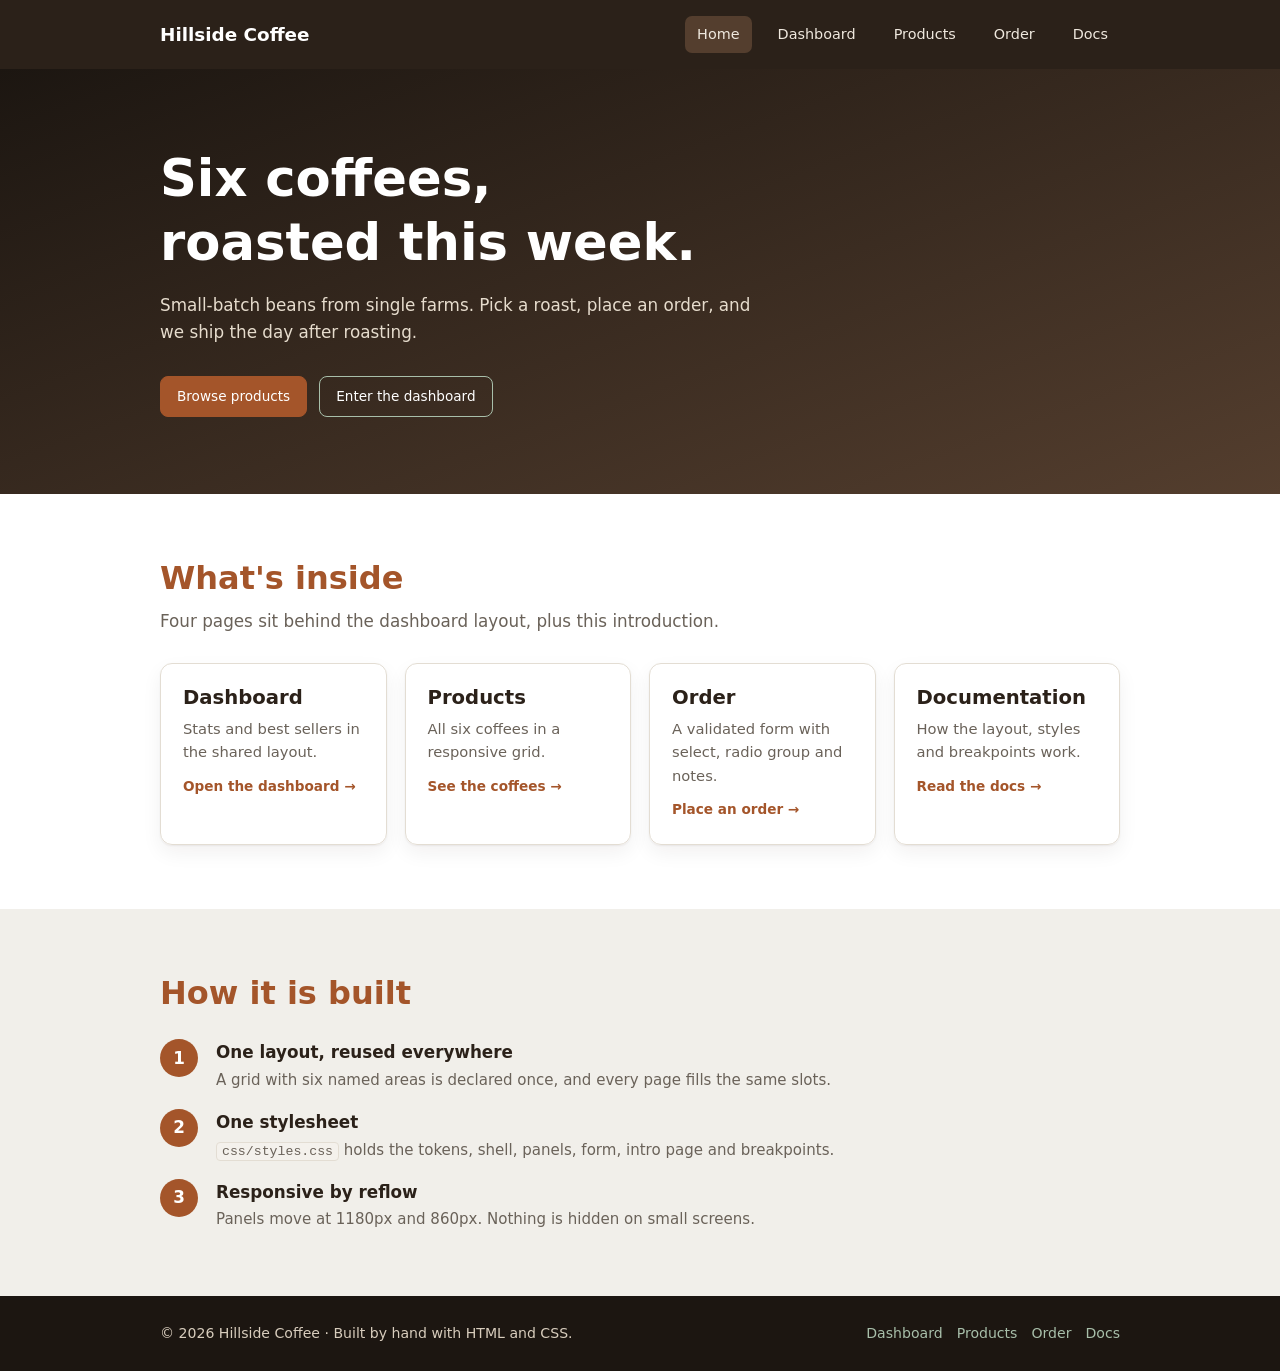
<file: index.html>
<!doctype html>
<html lang="en">

<head>
     <meta charset="UTF-8" />
     <meta name="viewport" content="width=device-width, initial-scale=1.0" />
     <meta name="description" content="Hillside Coffee: small-batch coffees, built with HTML and CSS only." />
     <title>Hillside Coffee</title>
     <link rel="stylesheet" href="css/styles.css" />
</head>

<body class="intro-page">
     <a class="skip-link" href="#main">Skip to main content</a>
     <header class="intro-header">
          <div class="wrap">
               <p class="brand">Hillside Coffee</p>
               <nav class="intro-nav" aria-label="Main navigation">
                    <a href="index.html" aria-current="page">Home</a><a href="dashboard.html">Dashboard</a><a
                         href="products.html">Products</a><a href="order.html">Order</a><a href="docs.html">Docs</a>
               </nav>
          </div>
     </header>
     <main id="main">
          <section class="hero">
               <div class="wrap">
                    <h1>Six coffees, roasted this week.</h1>
                    <p>Small-batch beans from single farms. Pick a roast, place an order, and we ship the day after
                         roasting.</p>
                    <div class="hero-actions"><a class="btn btn-solid" href="products.html">Browse products</a><a
                              class="btn" href="dashboard.html">Enter the dashboard</a></div>
               </div>
          </section>
          <section class="band">
               <div class="wrap">
                    <h2>What's inside</h2>
                    <p>Four pages sit behind the dashboard layout, plus this introduction.</p>
                    <div class="intro-grid">
                         <a class="intro-card" href="dashboard.html">
                              <h3>Dashboard</h3>
                              <p>Stats and best sellers in the shared layout.</p><span class="go">Open the dashboard
                                   →</span>
                         </a>
                         <a class="intro-card" href="products.html">
                              <h3>Products</h3>
                              <p>All six coffees in a responsive grid.</p><span class="go">See the coffees →</span>
                         </a>
                         <a class="intro-card" href="order.html">
                              <h3>Order</h3>
                              <p>A validated form with select, radio group and notes.</p><span class="go">Place an order
                                   →</span>
                         </a>
                         <a class="intro-card" href="docs.html">
                              <h3>Documentation</h3>
                              <p>How the layout, styles and breakpoints work.</p><span class="go">Read the docs →</span>
                         </a>
                    </div>
               </div>
          </section>
          <section class="band band-tint">
               <div class="wrap">
                    <h2>How it is built</h2>
                    <ol class="steps">
                         <li><b>One layout, reused everywhere</b><span>A grid with six named areas is declared once, and
                                   every page fills the same slots.</span></li>
                         <li><b>One stylesheet</b><span><code>css/styles.css</code> holds the tokens, shell, panels,
                                   form, intro page and breakpoints.</span></li>
                         <li><b>Responsive by reflow</b><span>Panels move at 1180px and 860px. Nothing is hidden on
                                   small screens.</span></li>
                    </ol>
               </div>
          </section>
     </main>
     <footer class="intro-footer">
          <div class="wrap">
               <p>© 2026 Hillside Coffee · Built by hand with HTML and CSS.</p>
               <nav aria-label="Footer navigation"><a href="dashboard.html">Dashboard</a><a
                         href="products.html">Products</a><a href="order.html">Order</a><a href="docs.html">Docs</a>
               </nav>
          </div>
     </footer>
</body>

</html>
</file>
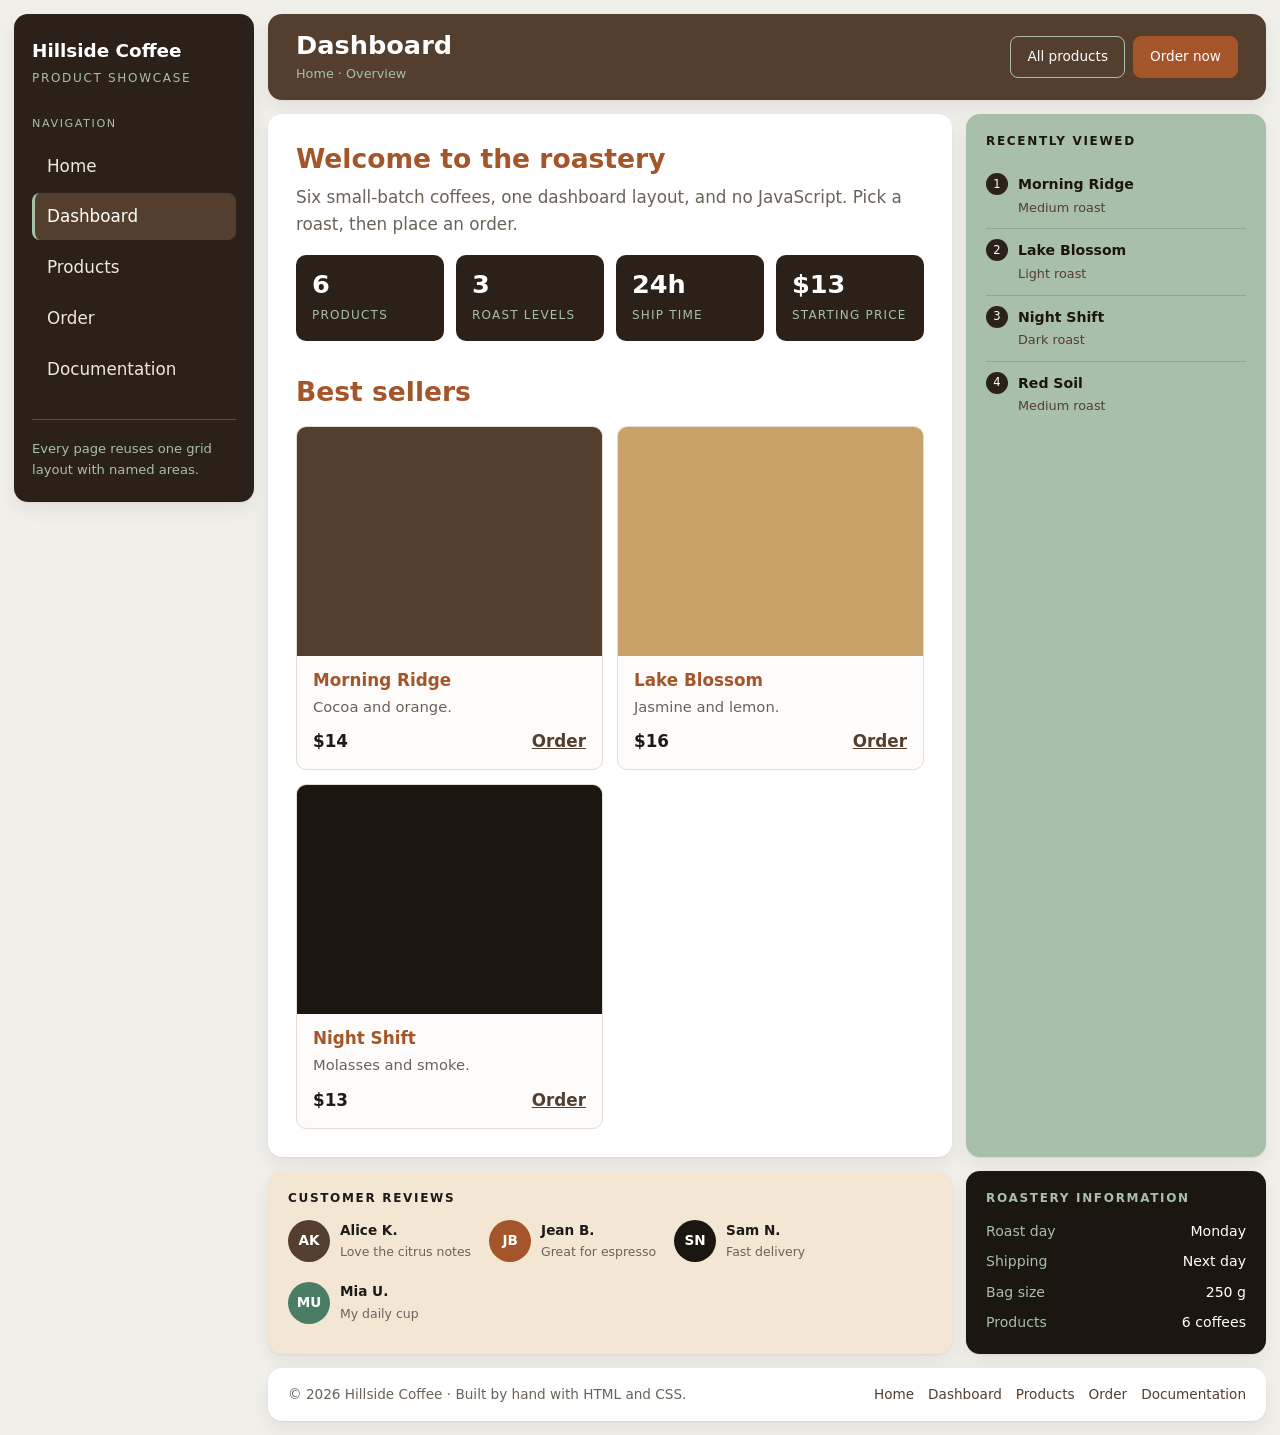
<file: dashboard.html>
<!doctype html>
<html lang="en">

<head>
     <meta charset="UTF-8" />
     <meta name="viewport" content="width=device-width, initial-scale=1.0" />
     <meta name="description" content="Hillside Coffee product showcase built with HTML and CSS only." />
     <title>Dashboard · Hillside Coffee</title>
     <link rel="stylesheet" href="css/styles.css" />
</head>

<body>
     <a class="skip-link" href="#main">Skip to main content</a>
     <div class="app">
          <aside class="sidebar">
               <p class="brand">Hillside Coffee<span>Product showcase</span></p>
               <p class="nav-label">Navigation</p>
               <nav class="side-nav" aria-label="Main navigation">
                    <ul>
                         <li><a href="index.html">Home</a></li>
                         <li><a href="dashboard.html" aria-current="page">Dashboard</a></li>
                         <li><a href="products.html">Products</a></li>
                         <li><a href="order.html">Order</a></li>
                         <li><a href="docs.html">Documentation</a></li>
                    </ul>
               </nav>
               <p class="side-note">Every page reuses one grid layout with named areas.</p>
          </aside>
          <header class="topbar">
               <div>
                    <h1>Dashboard</h1>
                    <p class="crumbs">Home · Overview</p>
               </div>
               <div class="topbar-actions"><a class="btn" href="products.html">All products</a><a class="btn btn-solid"
                         href="order.html">Order now</a></div>
          </header>
          <main class="main panel" id="main">
               <h2>Welcome to the roastery</h2>
               <p class="lede">Six small-batch coffees, one dashboard layout, and no JavaScript. Pick a roast, then
                    place an order.</p>
               <div class="stats">
                    <div class="stat"><b>6</b><span>Products</span></div>
                    <div class="stat"><b>3</b><span>Roast levels</span></div>
                    <div class="stat"><b>24h</b><span>Ship time</span></div>
                    <div class="stat"><b>$13</b><span>Starting price</span></div>
               </div>
               <section>
                    <h2>Best sellers</h2>
                    <div class="cards">
                         <article class="card">
                              <div class="thumb medium" role="img" aria-label="Medium roast"></div>
                              <div class="card-body">
                                   <h3>Morning Ridge</h3>
                                   <p>Cocoa and orange.</p>
                                   <div class="price-row"><span>$14</span><a href="order.html">Order</a></div>
                              </div>
                         </article>
                         <article class="card">
                              <div class="thumb light" role="img" aria-label="Light roast"></div>
                              <div class="card-body">
                                   <h3>Lake Blossom</h3>
                                   <p>Jasmine and lemon.</p>
                                   <div class="price-row"><span>$16</span><a href="order.html">Order</a></div>
                              </div>
                         </article>
                         <article class="card">
                              <div class="thumb dark" role="img" aria-label="Dark roast"></div>
                              <div class="card-body">
                                   <h3>Night Shift</h3>
                                   <p>Molasses and smoke.</p>
                                   <div class="price-row"><span>$13</span><a href="order.html">Order</a></div>
                              </div>
                         </article>
                    </div>
               </section>
          </main>
          <section class="history">
               <h2>Recently viewed</h2>
               <ol>
                    <li><strong>Morning Ridge</strong><span>Medium roast</span></li>
                    <li><strong>Lake Blossom</strong><span>Light roast</span></li>
                    <li><strong>Night Shift</strong><span>Dark roast</span></li>
                    <li><strong>Red Soil</strong><span>Medium roast</span></li>
               </ol>
          </section>
          <section class="profiles">
               <h2>Customer reviews</h2>
               <ul class="avatars">
                    <li><span class="avatar" aria-hidden="true">AK</span><span><b>Alice K.</b><span>Love the citrus
                                   notes</span></span></li>
                    <li><span class="avatar avatar-2" aria-hidden="true">JB</span><span><b>Jean B.</b><span>Great for
                                   espresso</span></span></li>
                    <li><span class="avatar avatar-3" aria-hidden="true">SN</span><span><b>Sam N.</b><span>Fast
                                   delivery</span></span></li>
                    <li><span class="avatar avatar-4" aria-hidden="true">MU</span><span><b>Mia U.</b><span>My daily
                                   cup</span></span></li>
               </ul>
          </section>
          <section class="userinfo">
               <h2>Roastery information</h2>
               <dl>
                    <dt>Roast day</dt>
                    <dd>Monday</dd>
                    <dt>Shipping</dt>
                    <dd>Next day</dd>
                    <dt>Bag size</dt>
                    <dd>250 g</dd>
                    <dt>Products</dt>
                    <dd>6 coffees</dd>
               </dl>
          </section>
          <footer class="footer">
               <p>© 2026 Hillside Coffee · Built by hand with HTML and CSS.</p>
               <nav aria-label="Footer navigation">
                    <a href="index.html">Home</a><a href="dashboard.html">Dashboard</a><a
                         href="products.html">Products</a><a href="order.html">Order</a><a
                         href="docs.html">Documentation</a>
               </nav>
          </footer>
     </div>
</body>

</html>
</file>
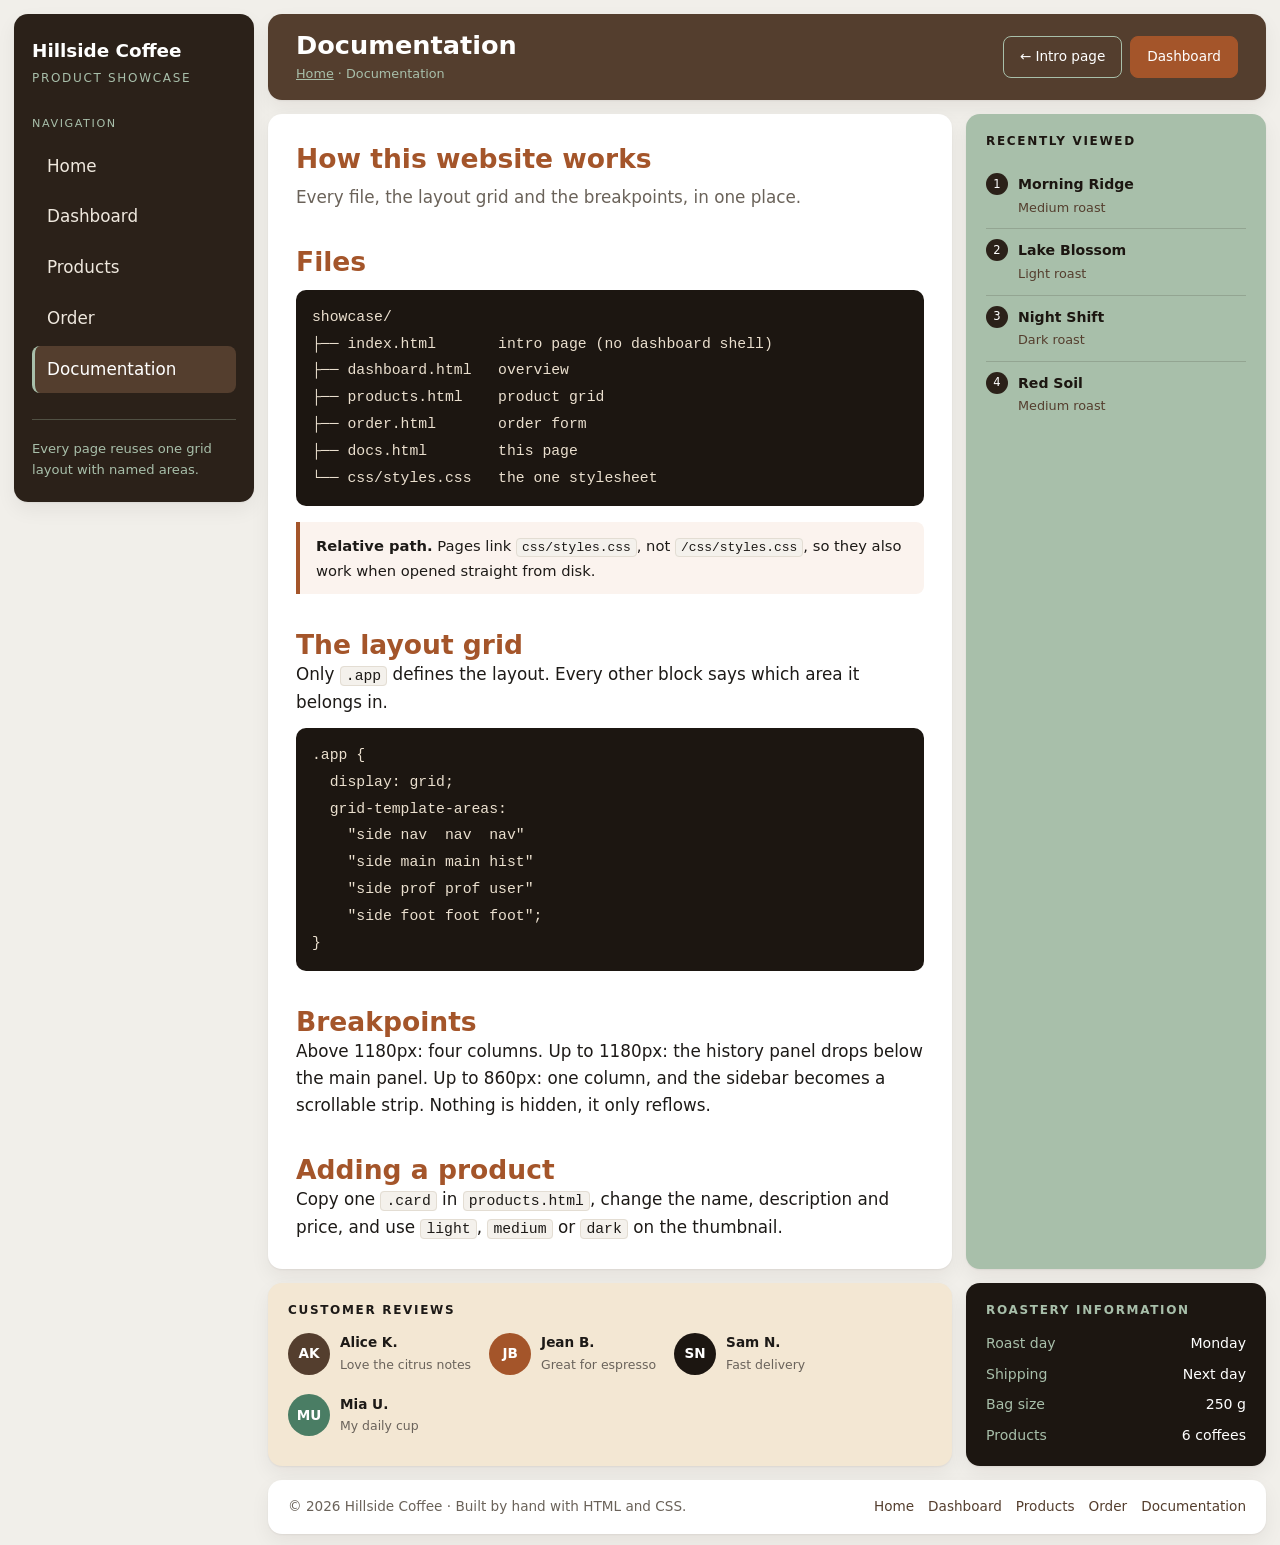
<file: docs.html>
<!doctype html>
<html lang="en">

<head>
     <meta charset="UTF-8" />
     <meta name="viewport" content="width=device-width, initial-scale=1.0" />
     <meta name="description" content="Hillside Coffee product showcase built with HTML and CSS only." />
     <title>Documentation · Hillside Coffee</title>
     <link rel="stylesheet" href="css/styles.css" />
</head>

<body>
     <a class="skip-link" href="#main">Skip to main content</a>
     <div class="app">
          <aside class="sidebar">
               <p class="brand">Hillside Coffee<span>Product showcase</span></p>
               <p class="nav-label">Navigation</p>
               <nav class="side-nav" aria-label="Main navigation">
                    <ul>
                         <li><a href="index.html">Home</a></li>
                         <li><a href="dashboard.html">Dashboard</a></li>
                         <li><a href="products.html">Products</a></li>
                         <li><a href="order.html">Order</a></li>
                         <li><a href="docs.html" aria-current="page">Documentation</a></li>
                    </ul>
               </nav>
               <p class="side-note">Every page reuses one grid layout with named areas.</p>
          </aside>
          <header class="topbar">
               <div>
                    <h1>Documentation</h1>
                    <p class="crumbs"><a href="index.html">Home</a> · Documentation</p>
               </div>
               <div class="topbar-actions"><a class="btn" href="index.html">← Intro page</a><a class="btn btn-solid"
                         href="dashboard.html">Dashboard</a></div>
          </header>
          <main class="main panel" id="main">
               <h2>How this website works</h2>
               <p class="lede">Every file, the layout grid and the breakpoints, in one place.</p>
               <section>
                    <h2>Files</h2>
                    <pre><code>showcase/
├── index.html       intro page (no dashboard shell)
├── dashboard.html   overview
├── products.html    product grid
├── order.html       order form
├── docs.html        this page
└── css/styles.css   the one stylesheet</code></pre>
                    <div class="note"><strong>Relative path.</strong> Pages link <code>css/styles.css</code>, not
                         <code>/css/styles.css</code>, so they also work when opened straight from disk.</div>
               </section>
               <section>
                    <h2>The layout grid</h2>
                    <p>Only <code>.app</code> defines the layout. Every other block says which area it belongs in.</p>
                    <pre><code>.app {
  display: grid;
  grid-template-areas:
    "side nav  nav  nav"
    "side main main hist"
    "side prof prof user"
    "side foot foot foot";
}</code></pre>
               </section>
               <section>
                    <h2>Breakpoints</h2>
                    <p>Above 1180px: four columns. Up to 1180px: the history panel drops below the main panel. Up to
                         860px: one column, and the sidebar becomes a scrollable strip. Nothing is hidden, it only
                         reflows.</p>
               </section>
               <section>
                    <h2>Adding a product</h2>
                    <p>Copy one <code>.card</code> in <code>products.html</code>, change the name, description and
                         price, and use <code>light</code>, <code>medium</code> or <code>dark</code> on the thumbnail.
                    </p>
               </section>
          </main>
          <section class="history">
               <h2>Recently viewed</h2>
               <ol>
                    <li><strong>Morning Ridge</strong><span>Medium roast</span></li>
                    <li><strong>Lake Blossom</strong><span>Light roast</span></li>
                    <li><strong>Night Shift</strong><span>Dark roast</span></li>
                    <li><strong>Red Soil</strong><span>Medium roast</span></li>
               </ol>
          </section>
          <section class="profiles">
               <h2>Customer reviews</h2>
               <ul class="avatars">
                    <li><span class="avatar" aria-hidden="true">AK</span><span><b>Alice K.</b><span>Love the citrus
                                   notes</span></span></li>
                    <li><span class="avatar avatar-2" aria-hidden="true">JB</span><span><b>Jean B.</b><span>Great for
                                   espresso</span></span></li>
                    <li><span class="avatar avatar-3" aria-hidden="true">SN</span><span><b>Sam N.</b><span>Fast
                                   delivery</span></span></li>
                    <li><span class="avatar avatar-4" aria-hidden="true">MU</span><span><b>Mia U.</b><span>My daily
                                   cup</span></span></li>
               </ul>
          </section>
          <section class="userinfo">
               <h2>Roastery information</h2>
               <dl>
                    <dt>Roast day</dt>
                    <dd>Monday</dd>
                    <dt>Shipping</dt>
                    <dd>Next day</dd>
                    <dt>Bag size</dt>
                    <dd>250 g</dd>
                    <dt>Products</dt>
                    <dd>6 coffees</dd>
               </dl>
          </section>
          <footer class="footer">
               <p>© 2026 Hillside Coffee · Built by hand with HTML and CSS.</p>
               <nav aria-label="Footer navigation">
                    <a href="index.html">Home</a><a href="dashboard.html">Dashboard</a><a
                         href="products.html">Products</a><a href="order.html">Order</a><a
                         href="docs.html">Documentation</a>
               </nav>
          </footer>
     </div>
</body>

</html>
</file>
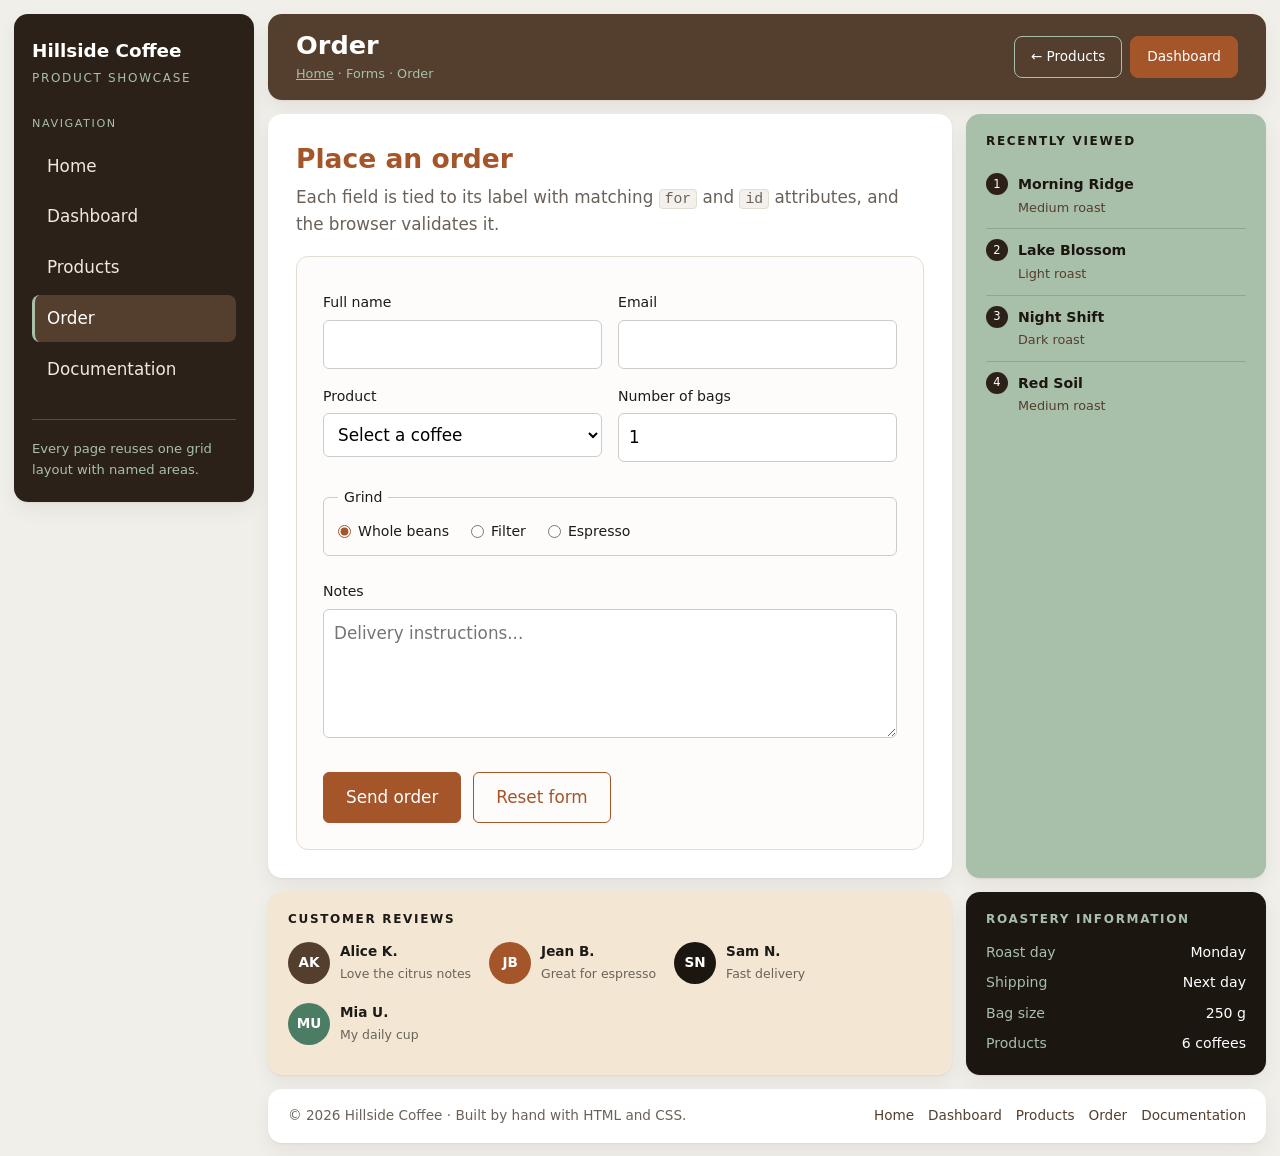
<file: order.html>
<!doctype html>
<html lang="en">

<head>
     <meta charset="UTF-8" />
     <meta name="viewport" content="width=device-width, initial-scale=1.0" />
     <meta name="description" content="Hillside Coffee product showcase built with HTML and CSS only." />
     <title>Order · Hillside Coffee</title>
     <link rel="stylesheet" href="css/styles.css" />
</head>

<body>
     <a class="skip-link" href="#main">Skip to main content</a>
     <div class="app">
          <aside class="sidebar">
               <p class="brand">Hillside Coffee<span>Product showcase</span></p>
               <p class="nav-label">Navigation</p>
               <nav class="side-nav" aria-label="Main navigation">
                    <ul>
                         <li><a href="index.html">Home</a></li>
                         <li><a href="dashboard.html">Dashboard</a></li>
                         <li><a href="products.html">Products</a></li>
                         <li><a href="order.html" aria-current="page">Order</a></li>
                         <li><a href="docs.html">Documentation</a></li>
                    </ul>
               </nav>
               <p class="side-note">Every page reuses one grid layout with named areas.</p>
          </aside>
          <header class="topbar">
               <div>
                    <h1>Order</h1>
                    <p class="crumbs"><a href="index.html">Home</a> · Forms · Order</p>
               </div>
               <div class="topbar-actions"><a class="btn" href="products.html">← Products</a><a class="btn btn-solid"
                         href="dashboard.html">Dashboard</a></div>
          </header>
          <main class="main panel" id="main">
               <h2>Place an order</h2>
               <p class="lede">Each field is tied to its label with matching <code>for</code> and <code>id</code>
                    attributes, and the browser validates it.</p>
               <form action="#" method="POST" class="form-container">
                    <div class="form-row">
                         <div class="form-group"><label for="full-name">Full name</label><input type="text"
                                   id="full-name" name="full-name" autocomplete="name" required /></div>
                         <div class="form-group"><label for="email">Email</label><input type="email" id="email"
                                   name="email" autocomplete="email" required /></div>
                    </div>
                    <div class="form-row">
                         <div class="form-group"><label for="product">Product</label>
                              <select id="product" name="product" required>
                                   <option value="">Select a coffee</option>
                                   <option>Morning Ridge</option>
                                   <option>Lake Blossom</option>
                                   <option>Night Shift</option>
                                   <option>Green Tea Farm</option>
                                   <option>Red Soil</option>
                                   <option>Deep Forest</option>
                              </select>
                         </div>
                         <div class="form-group"><label for="qty">Number of bags</label><input type="number" id="qty"
                                   name="qty" min="1" max="20" value="1" required /></div>
                    </div>
                    <div class="form-group">
                         <fieldset>
                              <legend>Grind</legend>
                              <div class="radio-row">
                                   <label for="g-whole"><input type="radio" id="g-whole" name="grind" value="whole"
                                             checked /> Whole beans</label>
                                   <label for="g-filter"><input type="radio" id="g-filter" name="grind"
                                             value="filter" /> Filter</label>
                                   <label for="g-espresso"><input type="radio" id="g-espresso" name="grind"
                                             value="espresso" /> Espresso</label>
                              </div>
                         </fieldset>
                    </div>
                    <div class="form-group"><label for="message">Notes</label><textarea id="message" name="message"
                              rows="4" placeholder="Delivery instructions..."></textarea></div>
                    <div class="form-btn"><button type="submit">Send order</button><button type="reset">Reset
                              form</button></div>
               </form>
          </main>
          <section class="history">
               <h2>Recently viewed</h2>
               <ol>
                    <li><strong>Morning Ridge</strong><span>Medium roast</span></li>
                    <li><strong>Lake Blossom</strong><span>Light roast</span></li>
                    <li><strong>Night Shift</strong><span>Dark roast</span></li>
                    <li><strong>Red Soil</strong><span>Medium roast</span></li>
               </ol>
          </section>
          <section class="profiles">
               <h2>Customer reviews</h2>
               <ul class="avatars">
                    <li><span class="avatar" aria-hidden="true">AK</span><span><b>Alice K.</b><span>Love the citrus
                                   notes</span></span></li>
                    <li><span class="avatar avatar-2" aria-hidden="true">JB</span><span><b>Jean B.</b><span>Great for
                                   espresso</span></span></li>
                    <li><span class="avatar avatar-3" aria-hidden="true">SN</span><span><b>Sam N.</b><span>Fast
                                   delivery</span></span></li>
                    <li><span class="avatar avatar-4" aria-hidden="true">MU</span><span><b>Mia U.</b><span>My daily
                                   cup</span></span></li>
               </ul>
          </section>
          <section class="userinfo">
               <h2>Roastery information</h2>
               <dl>
                    <dt>Roast day</dt>
                    <dd>Monday</dd>
                    <dt>Shipping</dt>
                    <dd>Next day</dd>
                    <dt>Bag size</dt>
                    <dd>250 g</dd>
                    <dt>Products</dt>
                    <dd>6 coffees</dd>
               </dl>
          </section>
          <footer class="footer">
               <p>© 2026 Hillside Coffee · Built by hand with HTML and CSS.</p>
               <nav aria-label="Footer navigation">
                    <a href="index.html">Home</a><a href="dashboard.html">Dashboard</a><a
                         href="products.html">Products</a><a href="order.html">Order</a><a
                         href="docs.html">Documentation</a>
               </nav>
          </footer>
     </div>
</body>

</html>
</file>
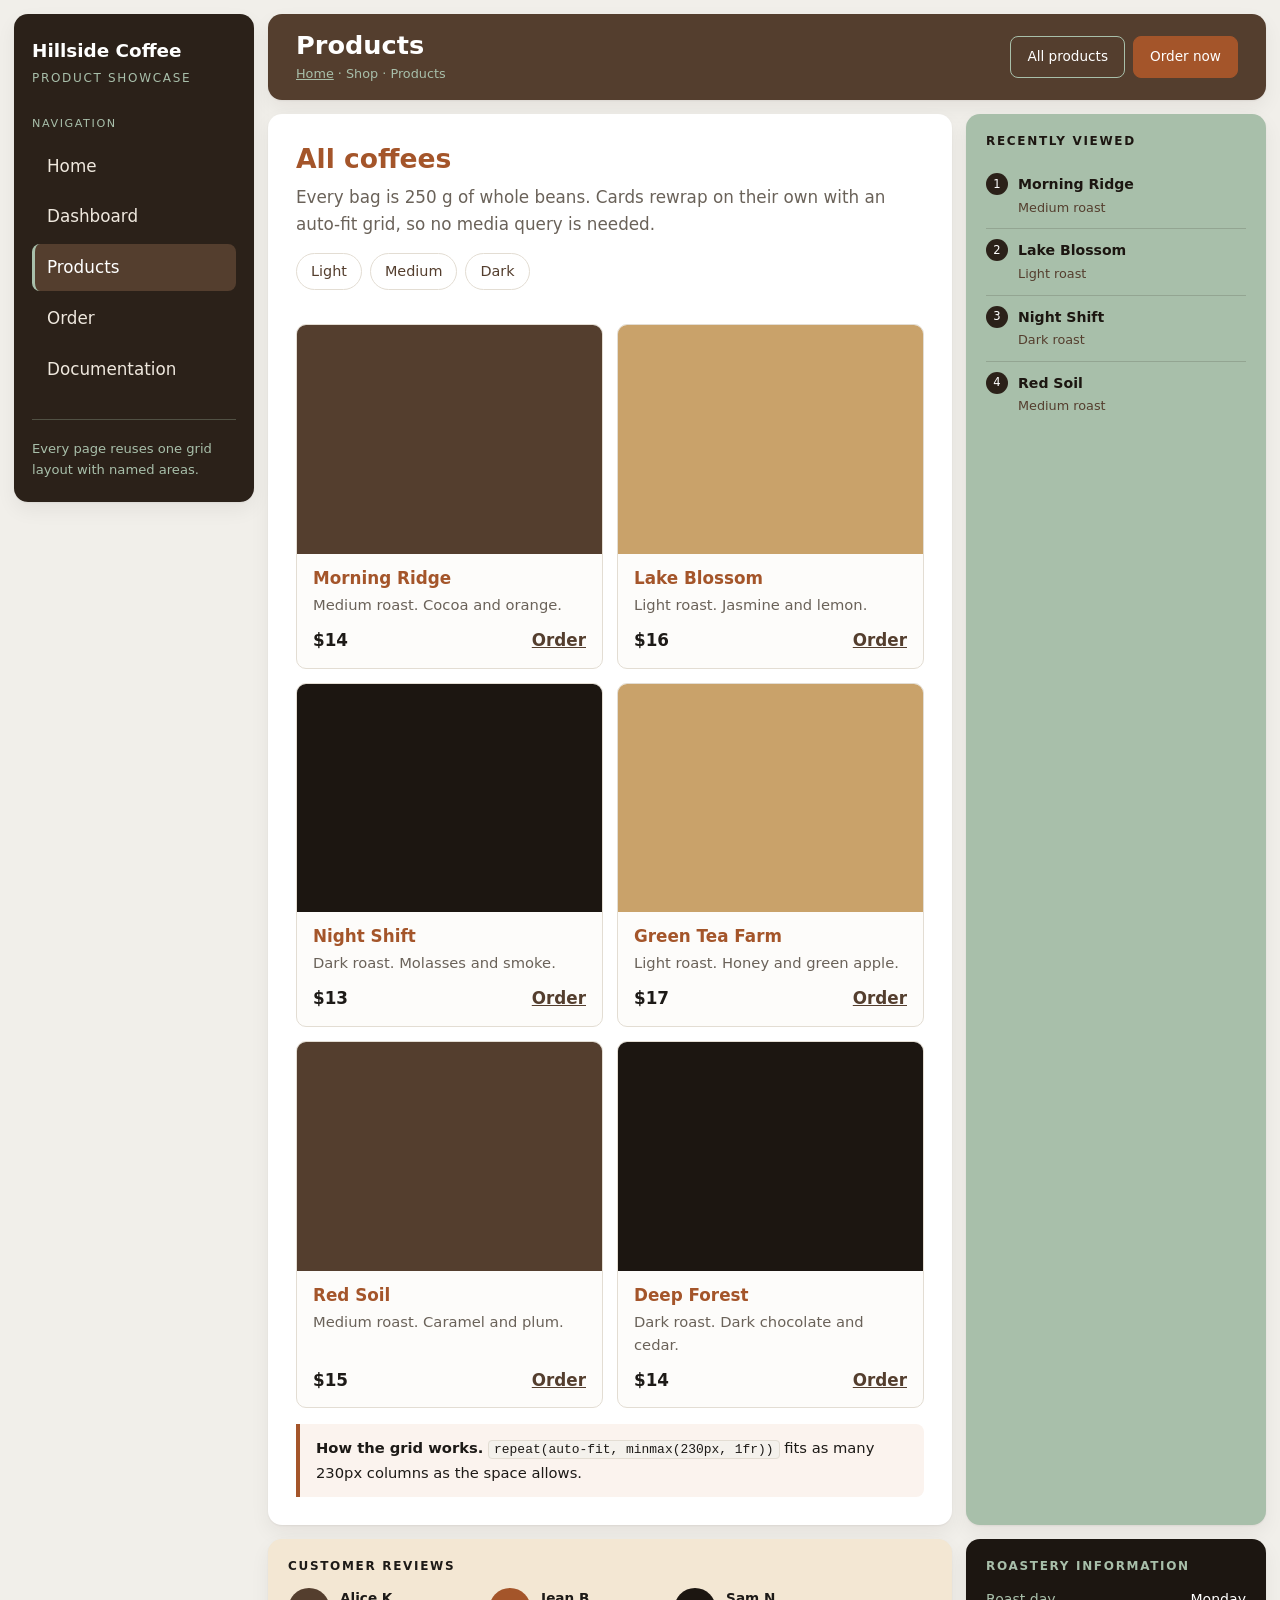
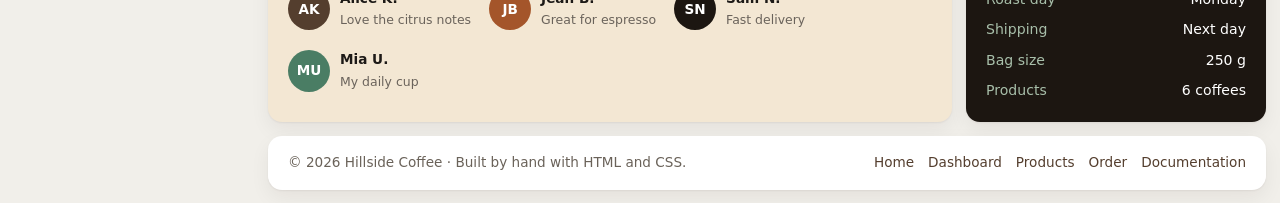
<file: products.html>
<!doctype html>
<html lang="en">

<head>
     <meta charset="UTF-8" />
     <meta name="viewport" content="width=device-width, initial-scale=1.0" />
     <meta name="description" content="Hillside Coffee product showcase built with HTML and CSS only." />
     <title>Products · Hillside Coffee</title>
     <link rel="stylesheet" href="css/styles.css" />
</head>

<body>
     <a class="skip-link" href="#main">Skip to main content</a>
     <div class="app">
          <aside class="sidebar">
               <p class="brand">Hillside Coffee<span>Product showcase</span></p>
               <p class="nav-label">Navigation</p>
               <nav class="side-nav" aria-label="Main navigation">
                    <ul>
                         <li><a href="index.html">Home</a></li>
                         <li><a href="dashboard.html">Dashboard</a></li>
                         <li><a href="products.html" aria-current="page">Products</a></li>
                         <li><a href="order.html">Order</a></li>
                         <li><a href="docs.html">Documentation</a></li>
                    </ul>
               </nav>
               <p class="side-note">Every page reuses one grid layout with named areas.</p>
          </aside>
          <header class="topbar">
               <div>
                    <h1>Products</h1>
                    <p class="crumbs"><a href="index.html">Home</a> · Shop · Products</p>
               </div>
               <div class="topbar-actions"><a class="btn" href="products.html">All products</a><a class="btn btn-solid"
                         href="order.html">Order now</a></div>
          </header>
          <main class="main panel" id="main">
               <h2>All coffees</h2>
               <p class="lede">Every bag is 250 g of whole beans. Cards rewrap on their own with an auto-fit grid, so no
                    media query is needed.</p>
               <div class="chips" aria-label="Roast levels"><a href="#light">Light</a><a href="#medium">Medium</a><a
                         href="#dark">Dark</a></div>
               <section>
                    <div class="cards">
                         <article class="card">
                              <div class="thumb medium" role="img" aria-label="Medium roast"></div>
                              <div class="card-body">
                                   <h3>Morning Ridge</h3>
                                   <p>Medium roast. Cocoa and orange.</p>
                                   <div class="price-row"><span>$14</span><a href="order.html">Order</a></div>
                              </div>
                         </article>
                         <article class="card">
                              <div class="thumb light" role="img" aria-label="Light roast"></div>
                              <div class="card-body">
                                   <h3>Lake Blossom</h3>
                                   <p>Light roast. Jasmine and lemon.</p>
                                   <div class="price-row"><span>$16</span><a href="order.html">Order</a></div>
                              </div>
                         </article>
                         <article class="card">
                              <div class="thumb dark" role="img" aria-label="Dark roast"></div>
                              <div class="card-body">
                                   <h3>Night Shift</h3>
                                   <p>Dark roast. Molasses and smoke.</p>
                                   <div class="price-row"><span>$13</span><a href="order.html">Order</a></div>
                              </div>
                         </article>
                         <article class="card">
                              <div class="thumb light" role="img" aria-label="Light roast"></div>
                              <div class="card-body">
                                   <h3>Green Tea Farm</h3>
                                   <p>Light roast. Honey and green apple.</p>
                                   <div class="price-row"><span>$17</span><a href="order.html">Order</a></div>
                              </div>
                         </article>
                         <article class="card">
                              <div class="thumb medium" role="img" aria-label="Medium roast"></div>
                              <div class="card-body">
                                   <h3>Red Soil</h3>
                                   <p>Medium roast. Caramel and plum.</p>
                                   <div class="price-row"><span>$15</span><a href="order.html">Order</a></div>
                              </div>
                         </article>
                         <article class="card">
                              <div class="thumb dark" role="img" aria-label="Dark roast"></div>
                              <div class="card-body">
                                   <h3>Deep Forest</h3>
                                   <p>Dark roast. Dark chocolate and cedar.</p>
                                   <div class="price-row"><span>$14</span><a href="order.html">Order</a></div>
                              </div>
                         </article>
                    </div>
                    <div class="note"><strong>How the grid works.</strong>
                         <code>repeat(auto-fit, minmax(230px, 1fr))</code> fits as many 230px columns as the space
                         allows.</div>
               </section>
          </main>
          <section class="history">
               <h2>Recently viewed</h2>
               <ol>
                    <li><strong>Morning Ridge</strong><span>Medium roast</span></li>
                    <li><strong>Lake Blossom</strong><span>Light roast</span></li>
                    <li><strong>Night Shift</strong><span>Dark roast</span></li>
                    <li><strong>Red Soil</strong><span>Medium roast</span></li>
               </ol>
          </section>
          <section class="profiles">
               <h2>Customer reviews</h2>
               <ul class="avatars">
                    <li><span class="avatar" aria-hidden="true">AK</span><span><b>Alice K.</b><span>Love the citrus
                                   notes</span></span></li>
                    <li><span class="avatar avatar-2" aria-hidden="true">JB</span><span><b>Jean B.</b><span>Great for
                                   espresso</span></span></li>
                    <li><span class="avatar avatar-3" aria-hidden="true">SN</span><span><b>Sam N.</b><span>Fast
                                   delivery</span></span></li>
                    <li><span class="avatar avatar-4" aria-hidden="true">MU</span><span><b>Mia U.</b><span>My daily
                                   cup</span></span></li>
               </ul>
          </section>
          <section class="userinfo">
               <h2>Roastery information</h2>
               <dl>
                    <dt>Roast day</dt>
                    <dd>Monday</dd>
                    <dt>Shipping</dt>
                    <dd>Next day</dd>
                    <dt>Bag size</dt>
                    <dd>250 g</dd>
                    <dt>Products</dt>
                    <dd>6 coffees</dd>
               </dl>
          </section>
          <footer class="footer">
               <p>© 2026 Hillside Coffee · Built by hand with HTML and CSS.</p>
               <nav aria-label="Footer navigation">
                    <a href="index.html">Home</a><a href="dashboard.html">Dashboard</a><a
                         href="products.html">Products</a><a href="order.html">Order</a><a
                         href="docs.html">Documentation</a>
               </nav>
          </footer>
     </div>
</body>

</html>
</file>
<file: css/styles.css>
/* Hillside Coffee - one dashboard shell reused by every page. HTML + CSS only. */

/* 1. Design tokens */
:root{
  --dark-900:rgb(28,22,17); --dark-800:rgb(43,33,25); --dark-600:rgb(84,62,46);
  --sage-300:rgb(168,191,170); --cream:#f3e7d3; --accent:#a4552a;
  --ink:#1d1a17; --ink-soft:#6a6259; --line:#e3ddd3; --surface:#fff; --page:#f1efea;
  --side-w:240px; --aside-w:300px; --gap:14px; --radius:14px;
  --shadow:0 1px 2px rgba(28,22,17,.06),0 8px 20px rgba(28,22,17,.06);
  --font:system-ui,-apple-system,"Segoe UI",Roboto,Arial,sans-serif;
}

/* 2. Reset / base */
*{margin:0;padding:0;box-sizing:border-box}
body{min-height:100vh;font-family:var(--font);font-size:clamp(.95rem,.9rem + .2vw,1.05rem);line-height:1.6;color:var(--ink);background:var(--page)}
a{color:var(--dark-600)}
h1,h2,h3{line-height:1.25;text-wrap:balance}
.skip-link{position:absolute;left:-9999px;top:0;z-index:10;background:var(--accent);color:#fff;padding:10px 16px}
.skip-link:focus{left:0}
:focus-visible{outline:3px solid var(--accent);outline-offset:2px}

/* 3. App shell: named grid areas */
.app{display:grid;gap:var(--gap);padding:var(--gap);min-height:100vh;
  grid-template-columns:var(--side-w) 1fr 1fr var(--aside-w);
  grid-template-rows:auto 1fr auto auto;
  grid-template-areas:"side nav nav nav" "side main main hist" "side prof prof user" "side foot foot foot"}
.sidebar{grid-area:side}.topbar{grid-area:nav}.main{grid-area:main}
.history{grid-area:hist}.profiles{grid-area:prof}.userinfo{grid-area:user}.footer{grid-area:foot}
.panel{background:var(--surface);border-radius:var(--radius);box-shadow:var(--shadow);padding:clamp(16px,1rem + 1vw,28px);min-width:0}

/* 4. Sidebar */
.sidebar{background:var(--dark-800);color:#fff;border-radius:var(--radius);padding:22px 18px;box-shadow:var(--shadow);position:sticky;top:var(--gap);align-self:start;max-height:calc(100vh - var(--gap)*2);overflow-y:auto}
.brand{font-size:1.15rem;font-weight:600}
.brand span{display:block;font-size:.75rem;font-weight:400;text-transform:uppercase;letter-spacing:.14em;color:var(--sage-300);margin-top:4px}
.nav-label{font-size:.7rem;text-transform:uppercase;letter-spacing:.14em;color:var(--sage-300);margin:26px 0 10px}
.side-nav ul{list-style:none;display:flex;flex-direction:column;gap:4px}
.side-nav a{display:block;padding:10px 12px;border-radius:8px;color:#efe8de;text-decoration:none;font-weight:500;border-left:3px solid transparent}
.side-nav a:hover{background:var(--dark-600);color:#fff}
.side-nav a[aria-current="page"]{background:var(--dark-600);border-left-color:var(--sage-300);color:#fff}
.side-note{margin-top:26px;padding-top:18px;border-top:1px solid rgba(168,191,170,.3);font-size:.82rem;color:var(--sage-300)}

/* 5. Topbar + buttons */
.topbar{background:var(--dark-600);color:#fff;border-radius:var(--radius);box-shadow:var(--shadow);padding:16px clamp(16px,1rem + 1vw,28px);display:flex;flex-wrap:wrap;align-items:center;justify-content:space-between;gap:12px}
.topbar h1{font-size:clamp(1.1rem,1rem + .8vw,1.6rem)}
.crumbs{font-size:.8rem;color:var(--sage-300);margin-top:2px}
.crumbs a{color:var(--sage-300)}
.topbar-actions{display:flex;flex-wrap:wrap;gap:8px}
.btn{display:inline-block;padding:9px 16px;border-radius:8px;border:1px solid var(--sage-300);background:transparent;color:#fff;text-decoration:none;font:inherit;font-size:.85rem;font-weight:500;cursor:pointer}
.btn:hover{background:var(--sage-300);color:var(--dark-900)}
.btn-solid{background:var(--accent);border-color:var(--accent)}
.btn-solid:hover{background:#fff;color:var(--accent);border-color:#fff}

/* 6. Main content */
.main h2{color:var(--accent);font-size:clamp(1.25rem,1.1rem + .7vw,1.7rem)}
.lede{color:var(--ink-soft);margin-top:8px;max-width:62ch}
.main section{margin-top:34px}
.main h3{color:var(--dark-800);font-size:1.05rem;margin:22px 0 6px}
.main p+p{margin-top:10px}
.cards{display:grid;grid-template-columns:repeat(auto-fit,minmax(230px,1fr));gap:14px;margin-top:18px}
.card{border:1px solid var(--line);border-radius:10px;overflow:hidden;background:#fdfcfa;display:flex;flex-direction:column}
.thumb{aspect-ratio:4/3;background:var(--dark-600)}
.thumb.light{background:#c9a26a}.thumb.dark{background:var(--dark-900)}
.card-body{padding:14px 16px;display:flex;flex-direction:column;flex:1}
.card h3{color:var(--accent);margin:0 0 4px}
.card p{font-size:.92rem;color:var(--ink-soft)}
.price-row{display:flex;justify-content:space-between;align-items:center;margin-top:auto;padding-top:10px;font-weight:600}
.stats{display:grid;grid-template-columns:repeat(auto-fit,minmax(140px,1fr));gap:12px;margin-top:18px}
.stat{background:var(--dark-800);color:#fff;border-radius:10px;padding:14px 16px}
.stat b{display:block;font-size:1.6rem;line-height:1.2}
.stat span{font-size:.75rem;text-transform:uppercase;letter-spacing:.1em;color:var(--sage-300)}
.chips{display:flex;flex-wrap:wrap;gap:8px;margin-top:16px}
.chips a{padding:6px 14px;border:1px solid var(--line);border-radius:99px;text-decoration:none;font-size:.9rem}
.chips a:hover{background:var(--cream)}
code{font-family:ui-monospace,Menlo,Consolas,monospace;font-size:.88em;background:#f4f1ec;border:1px solid var(--line);border-radius:4px;padding:1px 5px}
pre{margin-top:12px;background:var(--dark-900);color:#eadfce;border-radius:10px;padding:14px 16px;overflow-x:auto}
pre code{background:none;border:0;padding:0;color:inherit}
.note{margin-top:16px;border-left:4px solid var(--accent);background:#fbf3ee;border-radius:0 8px 8px 0;padding:12px 16px;font-size:.92rem}

/* 7. History  8. Profiles  9. User info  10. Footer */
.history{background:var(--sage-300);color:var(--dark-900);border-radius:var(--radius);box-shadow:var(--shadow);padding:20px}
.history h2,.profiles h2,.userinfo h2{font-size:.75rem;text-transform:uppercase;letter-spacing:.14em;margin-bottom:14px}
.history ol{list-style:none;counter-reset:hist}
.history li{counter-increment:hist;position:relative;padding:10px 0 10px 32px;border-bottom:1px solid rgba(28,22,17,.15);font-size:.88rem}
.history li:last-child{border:0}
.history li::before{content:counter(hist);position:absolute;left:0;top:10px;width:22px;height:22px;border-radius:50%;background:var(--dark-800);color:#fff;font-size:.72rem;display:grid;place-items:center}
.history li strong{display:block}
.history li span{color:var(--dark-600);font-size:.8rem}
.profiles{background:var(--cream);border-radius:var(--radius);box-shadow:var(--shadow);padding:20px}
.avatars{list-style:none;display:flex;flex-wrap:wrap;gap:18px}
.avatars li{display:flex;align-items:center;gap:10px;font-size:.85rem}
.avatar{width:42px;height:42px;flex:0 0 42px;border-radius:50%;display:grid;place-items:center;color:#fff;font-weight:600;background:var(--dark-600)}
.avatar-2{background:var(--accent)}.avatar-3{background:var(--dark-900)}.avatar-4{background:#4a7d64}
.avatars b{display:block}
.avatars li span span{color:#6a635b;font-size:.78rem}
.userinfo{background:var(--dark-900);color:#fff;border-radius:var(--radius);box-shadow:var(--shadow);padding:20px}
.userinfo h2,.userinfo dt{color:var(--sage-300)}
.userinfo dl{display:grid;grid-template-columns:auto 1fr;gap:8px 16px;font-size:.88rem}
.userinfo dd{text-align:right}
.footer{background:var(--surface);border-radius:var(--radius);box-shadow:var(--shadow);padding:16px 20px;display:flex;flex-wrap:wrap;gap:8px 20px;align-items:center;justify-content:space-between;font-size:.85rem;color:var(--ink-soft)}
.footer nav{display:flex;flex-wrap:wrap;gap:14px}
.footer a{color:var(--dark-600);text-decoration:none}

/* 11. Form */
.form-container{border:1px solid var(--line);border-radius:12px;padding:clamp(16px,1rem + 1vw,26px);margin-top:18px;background:#fdfcfa}
.form-row{display:grid;grid-template-columns:repeat(auto-fit,minmax(230px,1fr));gap:0 16px}
.form-group{padding:8px 0}
.form-group label{display:block;margin-bottom:6px;font-size:.88rem;font-weight:500}
.form-group input,.form-group select,.form-group textarea{width:100%;padding:10px;font:inherit;border:1px solid #ccc;border-radius:6px;background:#fff}
.form-group textarea{min-height:110px;resize:vertical}
fieldset{border:1px solid #ccc;padding:12px 14px;margin:8px 0;border-radius:6px}
legend{padding:0 6px;font-size:.88rem;font-weight:500}
.radio-row{display:flex;flex-wrap:wrap;gap:10px 22px}
.radio-row label{display:flex;align-items:center;gap:7px;margin:0;font-weight:400}
.radio-row input{width:auto;accent-color:var(--accent)}
.form-btn{display:flex;flex-wrap:wrap;gap:12px;margin-top:18px}
.form-btn button{padding:11px 22px;font:inherit;font-weight:500;border:1px solid var(--accent);border-radius:6px;background:var(--accent);color:#fff;cursor:pointer}
.form-btn button[type="reset"]{background:transparent;color:var(--accent)}

/* 12. Intro page: plain landing page, no shell */
.intro-page{background:var(--surface)}
.wrap{width:min(960px,100% - 40px);margin-inline:auto}
.intro-header{background:var(--dark-800);color:#fff;padding:16px 0}
.intro-header .wrap,.intro-footer .wrap{display:flex;flex-wrap:wrap;align-items:center;justify-content:space-between;gap:10px 20px}
.intro-nav,.intro-footer nav{display:flex;flex-wrap:wrap;gap:6px 14px}
.intro-nav a{color:#efe8de;text-decoration:none;padding:7px 12px;border-radius:7px;font-size:.9rem}
.intro-nav a:hover,.intro-nav a[aria-current="page"]{background:var(--dark-600)}
.hero{background:linear-gradient(160deg,var(--dark-900),var(--dark-600));color:#fff;padding:clamp(48px,6vw,90px) 0}
.hero h1{font-size:clamp(1.9rem,1.3rem + 3vw,3.2rem);max-width:18ch}
.hero p{margin-top:18px;max-width:58ch;color:#e6dccd}
.hero-actions{display:flex;flex-wrap:wrap;gap:12px;margin-top:30px}
.band{padding:clamp(40px,5vw,70px) 0}
.band-tint{background:var(--page)}
.band h2{font-size:clamp(1.4rem,1.2rem + 1vw,2rem);color:var(--accent)}
.band .wrap>p{margin-top:10px;max-width:62ch;color:var(--ink-soft)}
.intro-grid{display:grid;grid-template-columns:repeat(auto-fit,minmax(220px,1fr));gap:18px;margin-top:28px}
.intro-card{display:block;border:1px solid var(--line);border-radius:12px;padding:22px;text-decoration:none;color:inherit;box-shadow:var(--shadow)}
.intro-card:hover{border-color:var(--sage-300)}
.intro-card h3{color:var(--dark-800);margin-bottom:6px}
.intro-card p{font-size:.92rem;color:var(--ink-soft)}
.go{display:inline-block;margin-top:12px;font-size:.85rem;font-weight:600;color:var(--accent)}
.steps{list-style:none;counter-reset:step;margin-top:26px;display:grid;gap:16px}
.steps li{counter-increment:step;position:relative;padding-left:56px;min-height:38px}
.steps li::before{content:counter(step);position:absolute;left:0;top:0;width:38px;height:38px;border-radius:50%;background:var(--accent);color:#fff;font-weight:600;display:grid;place-items:center}
.steps b{display:block;color:var(--dark-800)}
.steps span{color:var(--ink-soft);font-size:.94rem}
.intro-footer{background:var(--dark-900);color:#d8cdbd;padding:26px 0;font-size:.88rem}
.intro-footer a{color:var(--sage-300);text-decoration:none}

/* 13. Responsive: the shell reflows, nothing overflows sideways */
@media (max-width:1180px){
  :root{--side-w:210px}
  .app{grid-template-columns:var(--side-w) 1fr 1fr;grid-template-rows:auto;
    grid-template-areas:"side nav nav" "side main main" "side hist hist" "side prof user" "side foot foot"}
  .history ol{display:grid;grid-template-columns:repeat(auto-fit,minmax(220px,1fr));gap:0 20px}
}
@media (max-width:860px){
  .app{grid-template-columns:minmax(0,1fr);grid-template-rows:none;
    grid-template-areas:"nav" "side" "main" "hist" "prof" "user" "foot"}
  .sidebar{position:static;max-height:none;overflow:visible;padding:16px}
  .brand,.side-note{display:none}
  .nav-label{margin:0 0 10px}
  .side-nav ul{flex-direction:row;overflow-x:auto;padding-bottom:4px}
  .side-nav a{white-space:nowrap;border-left:0;border-bottom:3px solid transparent}
  .side-nav a[aria-current="page"]{border-bottom-color:var(--sage-300)}
  .topbar{flex-direction:column;align-items:flex-start}
  .userinfo dd{text-align:left}
}
@media (max-width:560px){
  :root{--gap:10px}
  .topbar-actions .btn{width:100%;text-align:center}
  .form-btn button{flex:1 1 100%}
}
@media (prefers-reduced-motion:reduce){*{transition:none!important;animation:none!important}}

/* 14. Print */
@media print{.sidebar,.topbar-actions,.history,.profiles,.userinfo{display:none}.app{display:block;padding:0}.panel{box-shadow:none}}
</file>
